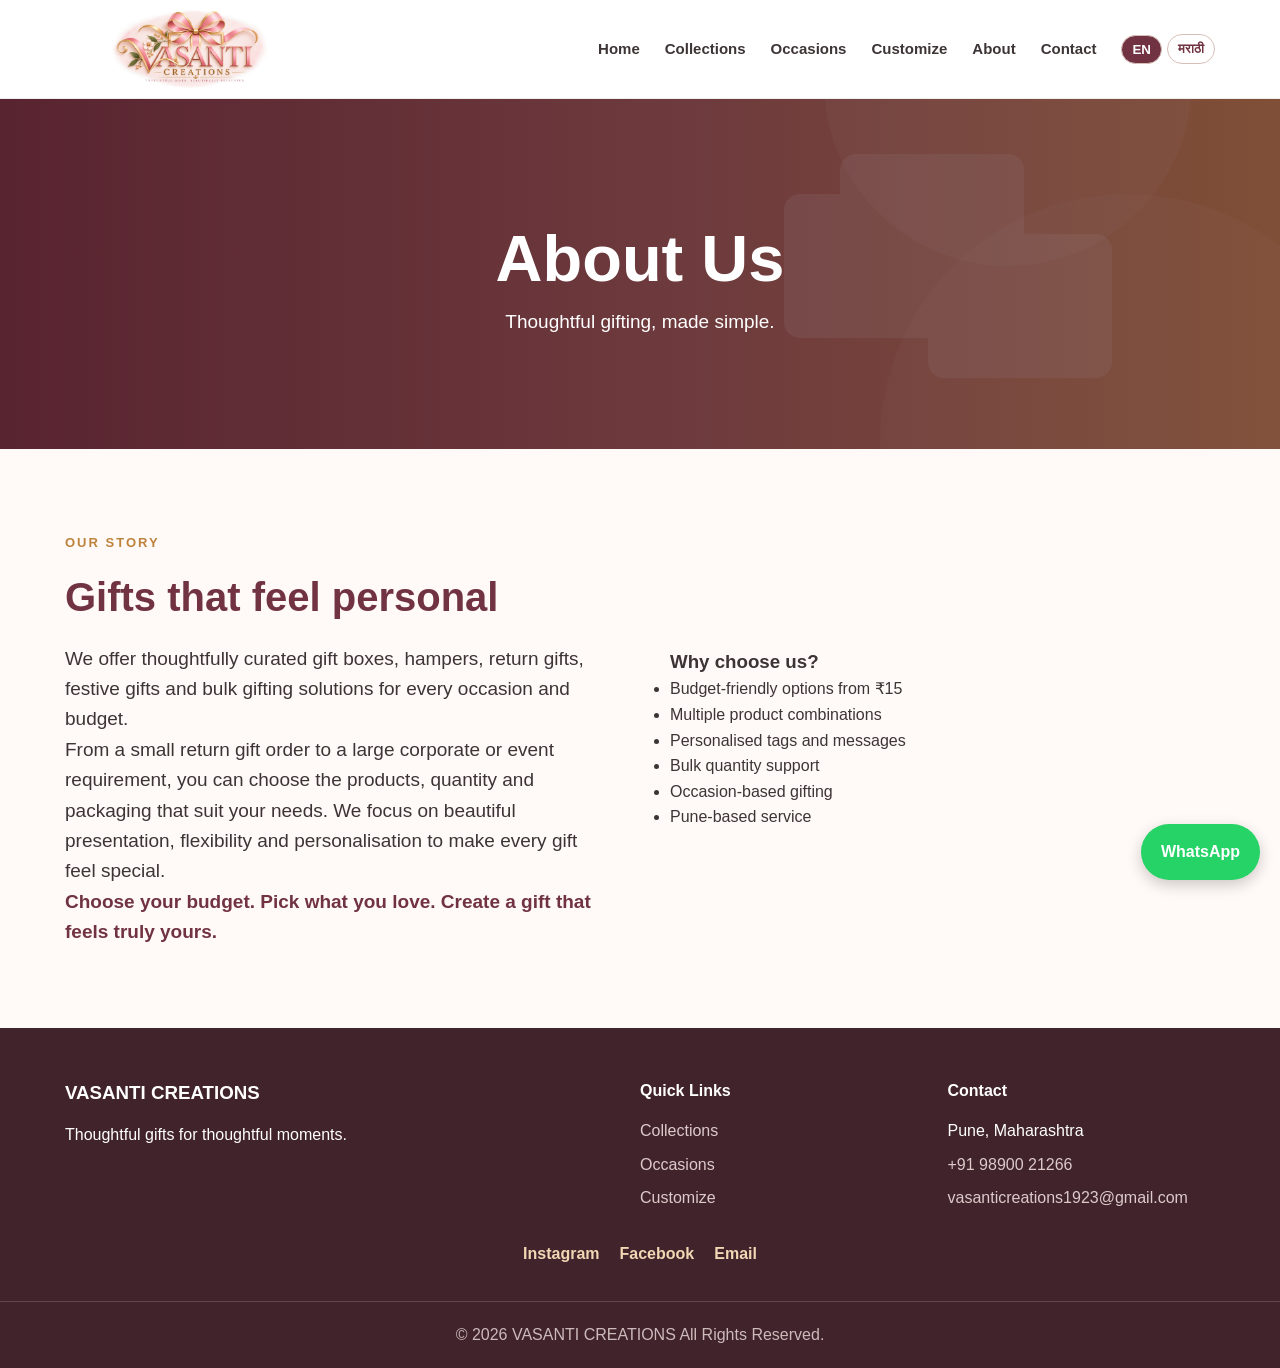
<file: about.html>
<!DOCTYPE html>
<html lang="en">
  <head>
    <meta charset="UTF-8" />
    <meta name="viewport" content="width=device-width,initial-scale=1.0" />
    <title>About | VASANTI CREATIONS</title>
    <link rel="stylesheet" href="css/style.css" />
  </head>
  <body>
    <header>
      <nav class="navbar">
        <a href="index.html" class="logo"
          ><img src="images/vasanti-creations-logo.png" alt="VASANTI CREATIONS"
        /></a>
        <button class="menu-btn" onclick="toggleMenu()">☰</button>
        <ul class="nav-links" id="navLinks">
          <li>
            <a href="index.html" data-en="Home" data-mr="मुख्यपृष्ठ">Home</a>
          </li>
          <li>
            <a
              href="collections.html"
              data-en="Collections"
              data-mr="गिफ्ट कलेक्शन"
              >Collections</a
            >
          </li>
          <li>
            <a
              href="occasions.html"
              data-en="Occasions"
              data-mr="प्रसंगानुसार गिफ्ट्स"
              >Occasions</a
            >
          </li>
          <li>
            <a
              href="customize.html"
              data-en="Customize"
              data-mr="तुमचा गिफ्ट तयार करा"
              >Customize</a
            >
          </li>
          <li>
            <a href="about.html" data-en="About" data-mr="आमच्याबद्दल">About</a>
          </li>
          <li>
            <a href="contact.html" data-en="Contact" data-mr="संपर्क"
              >Contact</a
            >
          </li>
          <li class="lang-switch">
            <button data-lang="en" onclick="setLanguage('en')">EN</button
            ><button data-lang="mr" onclick="setLanguage('mr')">मराठी</button>
          </li>
        </ul>
      </nav>
    </header>
    <section class="page-hero">
      <div>
        <span class="eyebrow light"></span>
        <h1>About Us</h1>
        <p>Thoughtful gifting, made simple.</p>
      </div>
    </section>
    <section class="section">
      <div class="container two-column">
        <div>
          <span class="eyebrow">OUR STORY</span>
           <h2
            data-en="Gifts that feel personal"
            data-mr="मनापासून वाटणारी गिफ्ट्स">
            Gifts that feel personal
        </h2>

        <p
            class="large-text"
            data-en="We offer thoughtfully curated gift boxes, hampers, return gifts, festive gifts and bulk gifting solutions for every occasion and budget."
            data-mr="प्रत्येक प्रसंग आणि बजेटसाठी आम्ही सुंदरपणे निवडलेले गिफ्ट बॉक्स, हॅम्पर्स, रिटर्न गिफ्ट्स, सणासुदीचे गिफ्ट्स आणि बल्क गिफ्टिंग सोल्यूशन्स उपलब्ध करून देतो.">
            We offer thoughtfully curated gift boxes, hampers, return gifts,
            festive gifts and bulk gifting solutions for every occasion and budget.
        </p>

        <p
            class="large-text"
            data-en="From a small return gift order to a large corporate or event requirement, you can choose the products, quantity and packaging that suit your needs. We focus on beautiful presentation, flexibility and personalisation to make every gift feel special."
            data-mr="छोट्या रिटर्न गिफ्ट ऑर्डरपासून मोठ्या कॉर्पोरेट किंवा इव्हेंटच्या गरजेपर्यंत, तुम्ही तुमच्या गरजेनुसार उत्पादने, संख्या आणि पॅकेजिंग निवडू शकता. सुंदर सादरीकरण, लवचिकता आणि पर्सनलायझेशन यावर आमचा भर असतो, जेणेकरून प्रत्येक गिफ्ट खास वाटेल.">
            From a small return gift order to a large corporate or event
            requirement, you can choose the products, quantity and packaging
            that suit your needs. We focus on beautiful presentation,
            flexibility and personalisation to make every gift feel special.
        </p>

        <p
            class="large-text"
            style="font-weight:700;color:#713342;"
            data-en="Choose your budget. Pick what you love. Create a gift that feels truly yours."
            data-mr="तुमचे बजेट निवडा. आवडणारी उत्पादने निवडा. तुमच्या मनाप्रमाणे खास गिफ्ट तयार करा.">
            Choose your budget. Pick what you love.
            Create a gift that feels truly yours.
        </p>
        </div>
        <div class="highlight-box">
          <h3>Why choose us?</h3>
          <ul>
            <li>Budget-friendly options from ₹15</li>
            <li>Multiple product combinations</li>
            <li>Personalised tags and messages</li>
            <li>Bulk quantity support</li>
            <li>Occasion-based gifting</li>
            <li>Pune-based service</li>
          </ul>
        </div>
      </div>
    </section>
    <footer>
      <div class="container footer-grid">
        <div>
          <h3>VASANTI CREATIONS</h3>
          <p
            data-en="Thoughtful gifts for thoughtful moments."
            data-mr="मनापासून निवडलेल्या भेटवस्तू, खास क्षणांसाठी."
          >
            Thoughtful gifts for thoughtful moments.
          </p>
        </div>
        <div>
          <h4 data-en="Quick Links" data-mr="महत्त्वाच्या लिंक">Quick Links</h4>
          <a href="collections.html">Collections</a
          ><a href="occasions.html">Occasions</a
          ><a href="customize.html">Customize</a>
        </div>
        <div>
          <h4 data-en="Contact" data-mr="संपर्क">Contact</h4>
          <p>Pune, Maharashtra</p>
          <p><a href="tel:+919890021266">+91 98900 21266</a></p>
          <p>
            <a href="mailto:vasanticreations1923@gmail.com"
              >vasanticreations1923@gmail.com</a
            >
          </p>
        </div>
      </div>
      <div class="social-links">
        <a href="https://www.instagram.com/" target="_blank">Instagram</a
        ><a href="https://www.facebook.com/" target="_blank">Facebook</a
        ><a href="mailto:vasanticreations1923@gmail.com">Email</a>
      </div>
      <div class="footer-bottom">
        © 2026 VASANTI CREATIONS All Rights Reserved.
      </div>
    </footer>
    <a class="whatsapp" href="https://wa.me/919890021266" target="_blank"
      >WhatsApp</a
    >
    <script src="js/script.js"></script>
  </body>
</html>
</file>
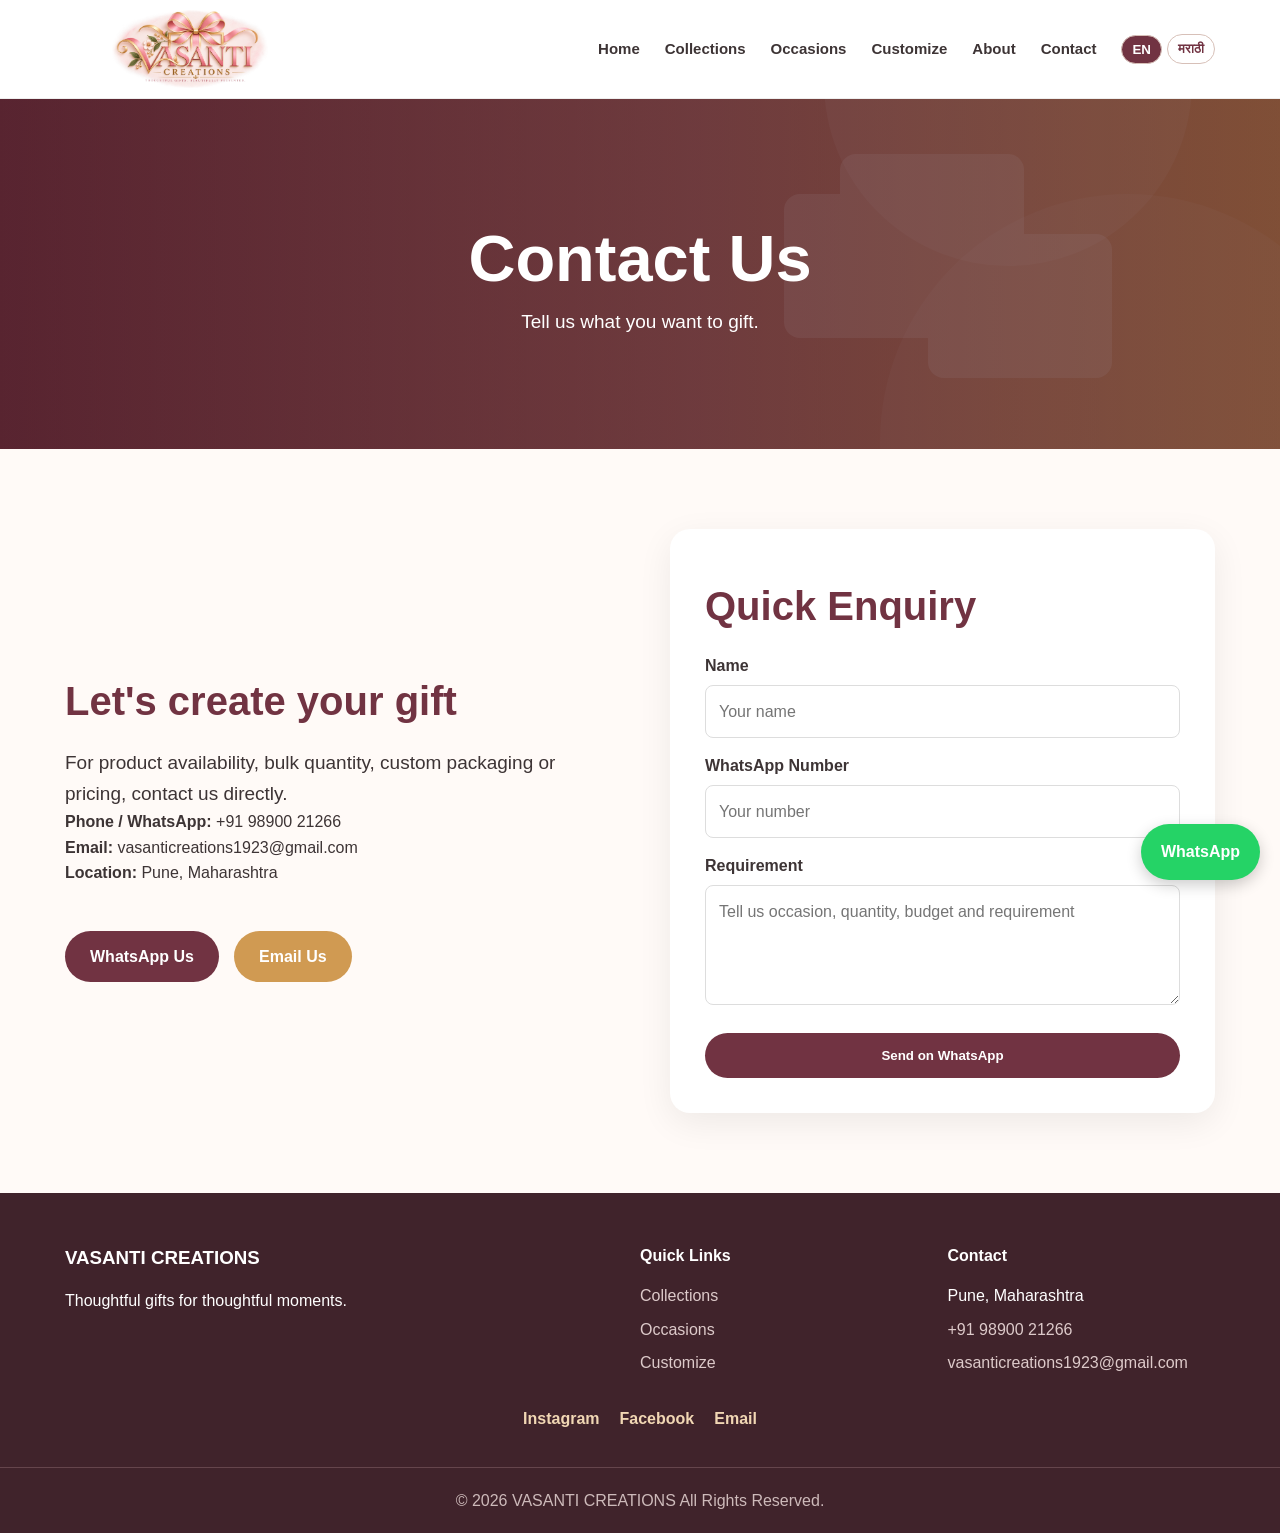
<file: contact.html>
<!DOCTYPE html>
<html lang="en">
  <head>
    <meta charset="UTF-8" />
    <meta name="viewport" content="width=device-width,initial-scale=1.0" />
    <title>Contact | VASANTI CREATIONS</title>
    <link rel="stylesheet" href="css/style.css" />
  </head>
  <body>
    <header>
      <nav class="navbar">
        <a href="index.html" class="logo"
          ><img src="images/vasanti-creations-logo.png" alt="VASANTI CREATIONS"
        /></a>
        <button class="menu-btn" onclick="toggleMenu()">☰</button>
        <ul class="nav-links" id="navLinks">
          <li>
            <a href="index.html" data-en="Home" data-mr="मुख्यपृष्ठ">Home</a>
          </li>
          <li>
            <a
              href="collections.html"
              data-en="Collections"
              data-mr="गिफ्ट कलेक्शन"
              >Collections</a
            >
          </li>
          <li>
            <a
              href="occasions.html"
              data-en="Occasions"
              data-mr="प्रसंगानुसार गिफ्ट्स"
              >Occasions</a
            >
          </li>
          <li>
            <a
              href="customize.html"
              data-en="Customize"
              data-mr="तुमचा गिफ्ट तयार करा"
              >Customize</a
            >
          </li>
          <li>
            <a href="about.html" data-en="About" data-mr="आमच्याबद्दल">About</a>
          </li>
          <li>
            <a href="contact.html" data-en="Contact" data-mr="संपर्क"
              >Contact</a
            >
          </li>
          <li class="lang-switch">
            <button data-lang="en" onclick="setLanguage('en')">EN</button
            ><button data-lang="mr" onclick="setLanguage('mr')">मराठी</button>
          </li>
        </ul>
      </nav>
    </header>
    <section class="page-hero">
      <div>
        <span class="eyebrow light"></span>
        <h1>Contact Us</h1>
        <p>Tell us what you want to gift.</p>
      </div>
    </section>
    <section class="section">
      <div class="container two-column">
        <div>
          <h2>Let's create your gift</h2>
          <p class="large-text">
            For product availability, bulk quantity, custom packaging or
            pricing, contact us directly.
          </p>
          <p>
            <strong>Phone / WhatsApp:</strong>
            <a href="tel:+919890021266">+91 98900 21266</a>
          </p>
          <p>
            <strong>Email:</strong>
            <a href="mailto:vasanticreations1923@gmail.com"
              >vasanticreations1923@gmail.com</a
            >
          </p>
          <p><strong>Location:</strong> Pune, Maharashtra</p>
          <div class="buttons">
            <a
              class="btn btn-primary"
              href="https://wa.me/919890021266"
              target="_blank"
              >WhatsApp Us</a
            ><a
              class="btn btn-gold"
              href="mailto:vasanticreations1923@gmail.com"
              >Email Us</a
            >
          </div>
        </div>
        <div class="form-card">
          <h2>Quick Enquiry</h2>
          <form onsubmit="sendWhatsAppEnquiry();return false;">
            <label>Name</label
            ><input id="customerName" required placeholder="Your name" /><label
              >WhatsApp Number</label
            ><input
              id="customerPhone"
              required
              placeholder="Your number"
            /><label>Requirement</label
            ><textarea
              id="specialMessage"
              required
              placeholder="Tell us occasion, quantity, budget and requirement"
            ></textarea
            ><button class="submit-btn" type="submit">Send on WhatsApp</button>
          </form>
        </div>
      </div>
    </section>
    <footer>
      <div class="container footer-grid">
        <div>
          <h3>VASANTI CREATIONS</h3>
          <p
            data-en="Thoughtful gifts for thoughtful moments."
            data-mr="मनापासून निवडलेल्या भेटवस्तू, खास क्षणांसाठी."
          >
            Thoughtful gifts for thoughtful moments.
          </p>
        </div>
        <div>
          <h4 data-en="Quick Links" data-mr="महत्त्वाच्या लिंक">Quick Links</h4>
          <a href="collections.html">Collections</a
          ><a href="occasions.html">Occasions</a
          ><a href="customize.html">Customize</a>
        </div>
        <div>
          <h4 data-en="Contact" data-mr="संपर्क">Contact</h4>
          <p>Pune, Maharashtra</p>
          <p><a href="tel:+919890021266">+91 98900 21266</a></p>
          <p>
            <a href="mailto:vasanticreations1923@gmail.com"
              >vasanticreations1923@gmail.com</a
            >
          </p>
        </div>
      </div>
      <div class="social-links">
        <a href="https://www.instagram.com/" target="_blank">Instagram</a
        ><a href="https://www.facebook.com/" target="_blank">Facebook</a
        ><a href="mailto:vasanticreations1923@gmail.com">Email</a>
      </div>
      <div class="footer-bottom">
        © 2026 VASANTI CREATIONS All Rights Reserved.
      </div>
    </footer>
    <a class="whatsapp" href="https://wa.me/919890021266" target="_blank"
      >WhatsApp</a
    >
    <script src="js/script.js"></script>
  </body>
</html>
</file>
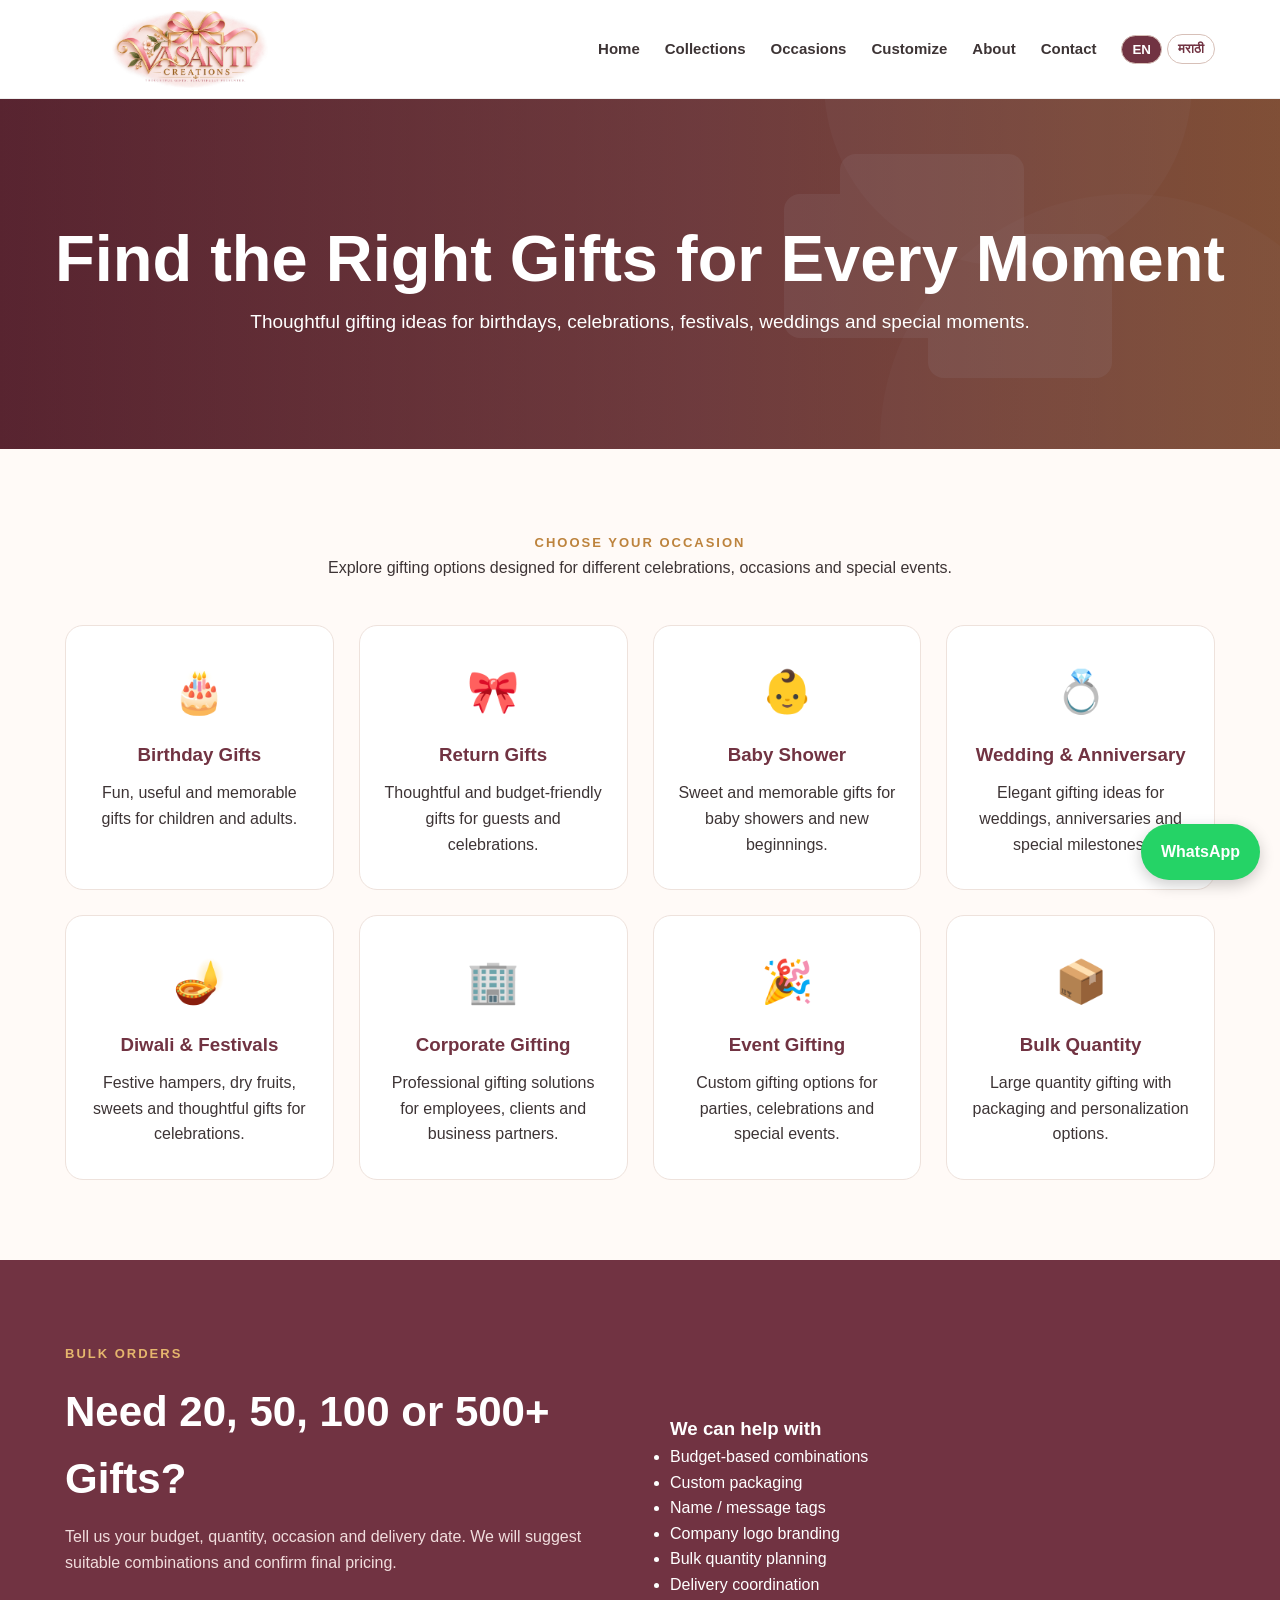
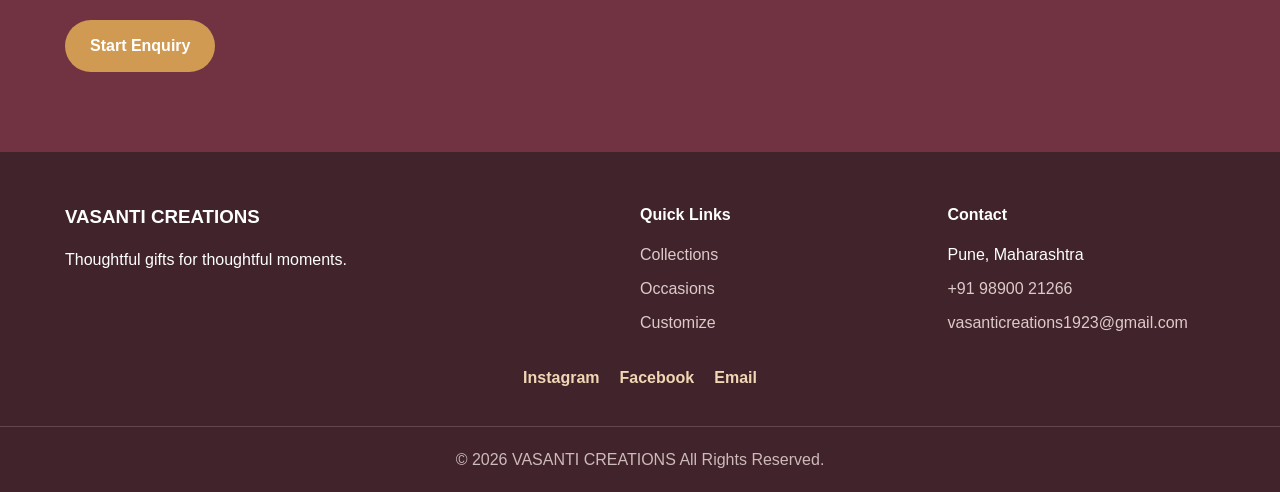
<file: occasions.html>
<!DOCTYPE html>
<html lang="en">

<head>
  <meta charset="UTF-8">
  <meta name="viewport" content="width=device-width, initial-scale=1.0">

  <title>Occasions | VASANTI CREATIONS</title>

  <link rel="stylesheet" href="css/style.css">
</head>

<body>

<!-- ================= HEADER ================= -->

<header>
  <nav class="navbar">

    <a href="index.html" class="logo">
      <img
        src="images/vasanti-creations-logo.png"
        alt="VASANTI CREATIONS"
      >
    </a>

    <button class="menu-btn" onclick="toggleMenu()">☰</button>

    <ul class="nav-links" id="navLinks">

      <li>
        <a
          href="index.html"
          data-en="Home"
          data-mr="मुख्यपृष्ठ">
          Home
        </a>
      </li>

      <li>
        <a
          href="collections.html"
          data-en="Collections"
          data-mr="गिफ्ट कलेक्शन">
          Collections
        </a>
      </li>

      <li>
        <a
          href="occasions.html"
          data-en="Occasions"
          data-mr="प्रसंगानुसार गिफ्ट्स">
          Occasions
        </a>
      </li>

      <li>
        <a
          href="customize.html"
          data-en="Customize"
          data-mr="तुमचा गिफ्ट तयार करा">
          Customize
        </a>
      </li>

      <li>
        <a
          href="about.html"
          data-en="About"
          data-mr="आमच्याबद्दल">
          About
        </a>
      </li>

      <li>
        <a
          href="contact.html"
          data-en="Contact"
          data-mr="संपर्क">
          Contact
        </a>
      </li>

      <li class="lang-switch">

        <button
          data-lang="en"
          onclick="setLanguage('en')">
          EN
        </button>

        <button
          data-lang="mr"
          onclick="setLanguage('mr')">
          मराठी
        </button>

      </li>

    </ul>

  </nav>
</header>


<!-- ================= HERO ================= -->

<section class="page-hero">

  <div>


    <h1
      data-en="Find the Right Gifts for Every Moment"
        data-mr="प्रत्येक खास क्षणासाठी योग्य गिफ्ट">
        Find the Right Gift for Every Moment
    </h1>
 
    <p
      data-en="Thoughtful gifting ideas for birthdays, celebrations, festivals, weddings and special moments."
      data-mr="वाढदिवस, समारंभ, सण, लग्न आणि खास क्षणांसाठी मनापासून निवडलेले गिफ्टिंग पर्याय.">
      Thoughtful gifting ideas for birthdays, celebrations, festivals,
      weddings and special moments.
    </p>

  </div>

</section>


<!-- ================= OCCASION CATEGORIES ================= -->

<section class="section">

  <div class="container">

    <div class="section-heading">

      <span
        class="eyebrow"
        data-en="CHOOSE YOUR OCCASION"
        data-mr="तुमचा प्रसंग निवडा">
        CHOOSE YOUR OCCASION
      </span>

     

      <p
        data-en="Explore gifting options designed for different celebrations, occasions and special events."
        data-mr="वेगवेगळ्या सण, समारंभ आणि खास प्रसंगांसाठी तयार केलेले गिफ्टिंग पर्याय पहा.">
        Explore gifting options designed for different celebrations,
        occasions and special events.
      </p>

    </div>


    <div class="card-grid four">


      <!-- Birthday -->

      <div class="category-card">

        <div class="icon">🎂</div>

        <h3
          data-en="Birthday Gifts"
          data-mr="वाढदिवसाचे गिफ्ट्स">
          Birthday Gifts
        </h3>

        <p
          data-en="Fun, useful and memorable gifts for children and adults."
          data-mr="मुले आणि मोठ्यांसाठी आकर्षक, उपयोगी आणि आठवणीत राहतील असे गिफ्ट्स.">
          Fun, useful and memorable gifts for children and adults.
        </p>

      </div>


      <!-- Return Gifts -->

      <div class="category-card">

        <div class="icon">🎀</div>

        <h3
          data-en="Return Gifts"
          data-mr="रिटर्न गिफ्ट्स">
          Return Gifts
        </h3>

        <p
          data-en="Thoughtful and budget-friendly gifts for guests and celebrations."
          data-mr="पाहुण्यांसाठी आणि विविध समारंभांसाठी सुंदर आणि बजेटमध्ये बसणारे रिटर्न गिफ्ट्स.">
          Thoughtful and budget-friendly gifts for guests and celebrations.
        </p>

      </div>


      <!-- Baby Shower -->

      <div class="category-card">

        <div class="icon">👶</div>

        <h3
          data-en="Baby Shower"
          data-mr="डोहाळे जेवण">
          Baby Shower
        </h3>

        <p
          data-en="Sweet and memorable gifts for baby showers and new beginnings."
          data-mr="डोहाळे जेवण आणि नवीन सुरुवातीसाठी सुंदर आणि आठवणीत राहतील असे गिफ्ट्स.">
          Sweet and memorable gifts for baby showers and new beginnings.
        </p>

      </div>


      <!-- Wedding -->

      <div class="category-card">

        <div class="icon">💍</div>

        <h3
          data-en="Wedding & Anniversary"
          data-mr="लग्न आणि ॲनिव्हर्सरी">
          Wedding & Anniversary
        </h3>

        <p
          data-en="Elegant gifting ideas for weddings, anniversaries and special milestones."
          data-mr="लग्न, ॲनिव्हर्सरी आणि आयुष्यातील खास टप्प्यांसाठी आकर्षक गिफ्टिंग पर्याय.">
          Elegant gifting ideas for weddings, anniversaries and
          special milestones.
        </p>

      </div>


      <!-- Festivals -->

      <div class="category-card">

        <div class="icon">🪔</div>

        <h3
          data-en="Diwali & Festivals"
          data-mr="दिवाळी आणि सण">
          Diwali & Festivals
        </h3>

        <p
          data-en="Festive hampers, dry fruits, sweets and thoughtful gifts for celebrations."
          data-mr="सणासुदीसाठी हॅम्पर्स, ड्राय फ्रूट्स, मिठाई आणि सुंदर गिफ्ट्स.">
          Festive hampers, dry fruits, sweets and thoughtful gifts
          for celebrations.
        </p>

      </div>


      <!-- Corporate -->

      <div class="category-card">

        <div class="icon">🏢</div>

        <h3
          data-en="Corporate Gifting"
          data-mr="कॉर्पोरेट गिफ्टिंग">
          Corporate Gifting
        </h3>

        <p
          data-en="Professional gifting solutions for employees, clients and business partners."
          data-mr="कर्मचारी, क्लायंट आणि बिझनेस पार्टनर्ससाठी प्रोफेशनल गिफ्टिंग सोल्यूशन्स.">
          Professional gifting solutions for employees, clients
          and business partners.
        </p>

      </div>


      <!-- Events -->

      <div class="category-card">

        <div class="icon">🎉</div>

        <h3
          data-en="Event Gifting"
          data-mr="इव्हेंट गिफ्टिंग">
          Event Gifting
        </h3>

        <p
          data-en="Custom gifting options for parties, celebrations and special events."
          data-mr="पार्टी, समारंभ आणि विशेष कार्यक्रमांसाठी कस्टम गिफ्टिंग पर्याय.">
          Custom gifting options for parties, celebrations and
          special events.
        </p>

      </div>


      <!-- Bulk -->

      <div class="category-card">

        <div class="icon">📦</div>

        <h3
          data-en="Bulk Quantity"
          data-mr="बल्क ऑर्डर्स">
          Bulk Quantity
        </h3>

        <p
          data-en="Large quantity gifting with packaging and personalization options."
          data-mr="पॅकेजिंग आणि पर्सनलायझेशनच्या पर्यायांसह मोठ्या प्रमाणातील गिफ्टिंग.">
          Large quantity gifting with packaging and personalization
          options.
        </p>

      </div>

    </div>

  </div>

</section>


<!-- ================= BULK ORDERS ================= -->

<section class="dark-section">

  <div class="container two-column">

    <div>

      <span
        class="eyebrow light"
        data-en="BULK ORDERS"
        data-mr="बल्क ऑर्डर्स">
        BULK ORDERS
      </span>

      <h2
        data-en="Need 20, 50, 100 or 500+ Gifts?"
        data-mr="20, 50, 100 किंवा 500+ गिफ्ट्स हवे आहेत?">
        Need 20, 50, 100 or 500+ Gifts?
      </h2>

      <p
        data-en="Tell us your budget, quantity, occasion and delivery date. We will suggest suitable combinations and confirm final pricing."
        data-mr="तुमचे बजेट, संख्या, प्रसंग आणि डिलिव्हरीची तारीख सांगा. आम्ही योग्य कॉम्बिनेशन्स सुचवून अंतिम किंमत कळवू.">
        Tell us your budget, quantity, occasion and delivery date.
        We will suggest suitable combinations and confirm final pricing.
      </p>

      <div class="buttons">

        <a
          href="customize.html"
          class="btn btn-gold"
          data-en="Start Enquiry"
          data-mr="चौकशी सुरू करा">
          Start Enquiry
        </a>

      </div>

    </div>


    <div class="highlight-box">

      <h3
        data-en="We can help with"
        data-mr="आम्ही यामध्ये मदत करू शकतो">
        We can help with
      </h3>

      <ul>

        <li
          data-en="Budget-based combinations"
          data-mr="बजेटनुसार गिफ्ट कॉम्बिनेशन्स">
          Budget-based combinations
        </li>

        <li
          data-en="Custom packaging"
          data-mr="कस्टम पॅकेजिंग">
          Custom packaging
        </li>

        <li
          data-en="Name / message tags"
          data-mr="नाव / मेसेज टॅग्स">
          Name / message tags
        </li>

        <li
          data-en="Company logo branding"
          data-mr="कंपनी लोगो ब्रँडिंग">
          Company logo branding
        </li>

        <li
          data-en="Bulk quantity planning"
          data-mr="बल्क ऑर्डर नियोजन">
          Bulk quantity planning
        </li>

        <li
          data-en="Delivery coordination"
          data-mr="डिलिव्हरी नियोजन">
          Delivery coordination
        </li>

      </ul>

    </div>

  </div>

</section>


<!-- ================= FOOTER ================= -->

<footer>

  <div class="container footer-grid">


    <div>

      <h3>VASANTI CREATIONS</h3>

      <p
        data-en="Thoughtful gifts for thoughtful moments."
        data-mr="मनापासून निवडलेल्या भेटवस्तू, खास क्षणांसाठी.">
        Thoughtful gifts for thoughtful moments.
      </p>

    </div>


    <div>

      <h4
        data-en="Quick Links"
        data-mr="महत्त्वाच्या लिंक">
        Quick Links
      </h4>

      <a
        href="collections.html"
        data-en="Collections"
        data-mr="गिफ्ट कलेक्शन">
        Collections
      </a>

      <a
        href="occasions.html"
        data-en="Occasions"
        data-mr="प्रसंगानुसार गिफ्ट्स">
        Occasions
      </a>

      <a
        href="customize.html"
        data-en="Customize"
        data-mr="कस्टम गिफ्ट">
        Customize
      </a>

    </div>


    <div>

      <h4
        data-en="Contact"
        data-mr="संपर्क">
        Contact
      </h4>

      <p>Pune, Maharashtra</p>

      <p>
        <a href="tel:+919890021266">
          +91 98900 21266
        </a>
      </p>

      <p>
        <a href="mailto:vasanticreations1923@gmail.com">
          vasanticreations1923@gmail.com
        </a>
      </p>

    </div>

  </div>


  <div class="social-links">

    <a
      href="https://www.instagram.com/"
      target="_blank"
      rel="noopener">
      Instagram
    </a>

    <a
      href="https://www.facebook.com/"
      target="_blank"
      rel="noopener">
      Facebook
    </a>

    <a href="mailto:vasanticreations1923@gmail.com">
      Email
    </a>

  </div>


  <div class="footer-bottom">

    © 2026 VASANTI CREATIONS All Rights Reserved.

  </div>

</footer>


<!-- ================= WHATSAPP ================= -->

<a
  class="whatsapp"
  href="https://wa.me/919890021266"
  target="_blank"
  rel="noopener">

  WhatsApp

</a>


<script src="js/script.js"></script>

</body>
</html>
</file>
<file: css/style.css>
/* =========================================================
   VASANTI CREATIONS - MAIN STYLESHEET
   ========================================================= */

/* ================= RESET ================= */

*{
    margin:0;
    padding:0;
    box-sizing:border-box;
}

html{
    scroll-behavior:smooth;
}

body{
    font-family:Arial, Helvetica, sans-serif;
    color:#3d3435;
    background:#fffaf7;
    line-height:1.6;
}

img{
    max-width:100%;
    display:block;
}

a{
    text-decoration:none;
    color:inherit;
}

button,
input,
select,
textarea{
    font-family:inherit;
}


/* ================= COMMON ================= */

.container{
    max-width:1200px;
    margin:auto;
    padding:0 25px;
}

.center{
    text-align:center;
}

.narrow{
    max-width:850px;
    margin-left:auto;
    margin-right:auto;
}


/* ================= HEADER ================= */

header{
    position:sticky;
    top:0;
    z-index:1000;
    background:rgba(255,255,255,.98);
    border-bottom:1px solid #eee;
}

.navbar{
    max-width:1200px;
    margin:auto;
    padding:10px 25px;

    display:flex;
    align-items:center;
    justify-content:space-between;
}

.logo{
    display:flex;
    align-items:center;
}

.logo img{
    width:250px;
    height:auto;
    max-height:78px;
    object-fit:contain;
}

.nav-links{
    display:flex;
    gap:25px;
    list-style:none;
    align-items:center;
}

.nav-links a{
    font-size:15px;
    font-weight:600;
    transition:.2s ease;
}

.nav-links a:hover{
    color:#713342;
}

.menu-btn{
    display:none;
    border:0;
    background:none;
    font-size:25px;
    cursor:pointer;
}

.lang-switch{
    display:flex;
    gap:5px;
    align-items:center;
}

.lang-switch button{
    border:1px solid #d7c0b8;
    background:#fff;
    color:#713342;
    padding:6px 10px;
    border-radius:18px;
    cursor:pointer;
    font-weight:700;
}

.lang-switch button.active{
    background:#713342;
    color:#fff;
}


/* ================= HERO ================= */

.hero,
.page-hero{
    background:
        linear-gradient(
            rgba(70,25,35,.58),
            rgba(70,25,35,.58)
        ),
        url("../images/hero.svg") center/cover no-repeat;
}

.hero{
    min-height:650px;
    display:flex;
    align-items:center;
}

.hero-content{
    max-width:1200px;
    width:100%;
    margin:auto;
    padding:80px 25px;
    color:#fff;
}

.hero h1{
    font-size:clamp(45px,7vw,78px);
    line-height:1.05;
    max-width:850px;
    margin:15px 0 20px;
}

.hero p{
    font-size:20px;
    max-width:700px;
    margin-bottom:20px;
}


/* ================= PAGE HERO ================= */

.page-hero{
    min-height:350px;

    display:flex;
    align-items:center;
    justify-content:center;

    text-align:center;
    color:#fff;
    padding:60px 20px;
}

.page-hero h1{
    font-size:clamp(38px,6vw,65px);
    line-height:1.1;
    margin:12px auto;
}

.page-hero p{
    font-size:19px;
}


/* ================= TEXT ================= */

.eyebrow{
    color:#bd833d;
    font-weight:700;
    letter-spacing:2px;
    font-size:13px;
}

.light{
    color:#e5b66d;
}

.large-text{
    font-size:19px;
}


/* ================= SECTIONS ================= */

.section{
    padding:80px 0;
}

.white{
    background:#fff;
}

.beige{
    background:#f7e9df;
}

.section-heading{
    text-align:center;
    margin-bottom:45px;
}

.section-heading h2,
.section h2{
    color:#713342;
    font-size:40px;
    margin:10px 0 15px;
}


/* ================= BUTTONS ================= */

.buttons{
    display:flex;
    gap:15px;
    flex-wrap:wrap;
    margin-top:30px;
}

.btn{
    display:inline-flex;
    align-items:center;
    justify-content:center;

    padding:13px 25px;

    border-radius:30px;
    font-weight:700;

    border:0;
    cursor:pointer;

    margin-top:15px;

    transition:.25s ease;
}

.btn:hover{
    transform:translateY(-2px);
}

.btn-primary{
    background:#713342;
    color:#fff;
}

.btn-primary:hover{
    background:#5f2938;
}

.btn-gold{
    background:#d09a52;
    color:#fff;
}

.btn-gold:hover{
    background:#b9813c;
}

.btn-light{
    background:#fff;
    color:#713342;
}


/* ================= CARD GRIDS ================= */

.card-grid{
    display:grid;
    gap:25px;
}

.four{
    grid-template-columns:repeat(4,1fr);
}

.three{
    grid-template-columns:repeat(3,1fr);
}


/* ================= CATEGORY CARDS ================= */

.category-card{
    background:#fff;
    padding:32px 24px;
    text-align:center;

    border-radius:18px;
    border:1px solid #eee2dc;

    transition:.3s ease;
}

.category-card:hover{
    transform:translateY(-5px);
    box-shadow:0 15px 35px rgba(0,0,0,.08);
}

.category-card .icon{
    font-size:42px;
    margin-bottom:15px;
}

.category-card h3{
    color:#713342;
    margin-bottom:10px;
}

.category-card a{
    color:#b57935;
    font-weight:bold;
    display:block;
    margin-top:15px;
}


/* =========================================================
   PRODUCT GRID
   ========================================================= */

.product-grid{
    display:grid;
    grid-template-columns:repeat(4,1fr);
    gap:25px;

    /*
       Makes every card in the row stretch
       to the same height.
    */
    align-items:stretch;
}


/* ================= PRODUCT CARD ================= */

.product-card{
    background:#fff;

    border-radius:18px;
    overflow:hidden;

    border:1px solid #eee2dc;

    transition:.3s ease;

    /*
       IMPORTANT:
       This makes the content inside each
       card behave consistently.
    */
    display:flex;
    flex-direction:column;

    height:100%;
}

.product-card:hover{
    transform:translateY(-4px);
    box-shadow:0 12px 28px rgba(0,0,0,.08);
}


/* ================= PRODUCT IMAGE ================= */

.product-card img{
    width:100%;
    height:280px;

    object-fit:cover;

    background:#f8f3ef;

    padding:8px;

    /*
       Prevents image height from changing
       the card layout.
    */
    flex-shrink:0;
}


/* ================= PRODUCT INFO ================= */

.product-info{
    padding:22px;

    /*
       Fills remaining card height.
    */
    display:flex;
    flex-direction:column;

    flex:1;
}

.product-info h3{
    color:#713342;

    margin-bottom:10px;

    line-height:1.3;
}

.product-info p{
    color:#777;

    line-height:1.6;

    /*
       Equal description area.
       This is what keeps the price/button
       aligned across cards.
    */
    min-height:100px;

    margin-bottom:0;
}

.product-info strong{
    display:block;

    color:#b57935;

    font-size:21px;

    margin-top:15px;

    line-height:1.3;
}


/*
   IMPORTANT:
   Pushes the button to the bottom
   of every product card.
*/
.product-info .btn{
    align-self:flex-start;

    margin-top:auto;
}


/* ================= DARK SECTION ================= */

.dark-section{
    background:#713342;
    color:#fff;
    padding:80px 0;
}

.dark-section h2{
    color:#fff;
    font-size:42px;
    margin:12px 0;
}

.dark-section p{
    color:#f1dddd;
}


/* ================= TWO COLUMN ================= */

.two-column{
    display:grid;
    grid-template-columns:1fr 1fr;
    gap:60px;
    align-items:center;
}


/* ================= PROCESS ================= */

.process-grid{
    display:grid;
    grid-template-columns:repeat(4,1fr);
    gap:20px;
    margin:45px 0;
}

.process-step{
    background:#fff;
    padding:28px 20px;
    border-radius:15px;
    text-align:center;

    border:1px solid #eee2dc;
}

.process-step span{
    font-size:30px;
    color:#bd833d;
    font-weight:800;
}

.process-step h3{
    color:#713342;
    margin:8px 0;
}

.process-step p{
    color:#777;
    font-size:15px;
}


/* ================= PRODUCT OPTIONS ================= */

.product-options{
    display:grid;
    grid-template-columns:repeat(4,1fr);
    gap:15px;
}

.product-option{
    background:#fff;
    padding:18px;
    border-radius:12px;

    font-weight:600;

    border:2px solid transparent;

    cursor:pointer;

    transition:.25s ease;
}

.product-option:hover{
    border-color:#bd833d;
    transform:translateY(-2px);
}


/* ================= CHECK GRID ================= */

.check-grid{
    display:grid;
    grid-template-columns:repeat(2,1fr);
    gap:18px;

    margin-top:30px;
}

.check-grid div{
    background:#fff;
    padding:18px;
    border-radius:10px;
}


/* ================= CTA ================= */

.cta-box{
    background:#f7e9df;

    text-align:center;

    margin-top:60px;

    padding:50px;

    border-radius:20px;
}

.cta-box h2{
    color:#713342;
}

.cta-box p{
    color:#666;
}


/* ================= FORM ================= */

.form-card{
    background:#fff;

    padding:35px;

    border-radius:20px;

    box-shadow:0 10px 35px rgba(0,0,0,.07);
}

form label,
.form-card label{
    display:block;

    margin-top:15px;
    margin-bottom:6px;

    font-weight:600;
}

input,
select,
textarea{
    width:100%;

    padding:13px;

    border:1px solid #ddd;

    border-radius:8px;

    font:inherit;

    background:#fff;
}

textarea{
    min-height:120px;
    resize:vertical;
}

input:focus,
select:focus,
textarea:focus{
    outline:2px solid #d8b08a;
    border-color:#bd833d;
}

.submit-btn{
    width:100%;

    border:0;

    padding:15px;

    border-radius:30px;

    margin-top:20px;

    background:#713342;

    color:#fff;

    font-weight:bold;

    cursor:pointer;
}


/* =========================================================
   BUDGET SELECTION
   ========================================================= */

.budget-grid{
    display:grid;
    grid-template-columns:repeat(5,1fr);
    gap:18px;
}

.budget-card{
    background:#fff;

    border:2px solid #eee2dc;

    border-radius:18px;

    padding:25px 15px;

    text-align:center;

    cursor:pointer;

    transition:.3s ease;
}

.budget-card:hover{
    transform:translateY(-3px);
    border-color:#bd833d;
}

.budget-card.active{
    background:#713342;
    color:#fff;

    border-color:#713342;
}

.budget-card h3{
    color:#713342;
    margin-bottom:5px;
}

.budget-card.active h3{
    color:#fff;
}

.budget-card p{
    font-size:14px;
    color:#777;
}

.budget-card.active p{
    color:#f5dddd;
}


/* ================= SELECTED BUDGET ================= */

.selected-budget{
    text-align:center;

    background:#f7e9df;

    padding:18px;

    border-radius:12px;

    margin:35px 0;

    color:#713342;

    font-weight:bold;
}


/* ================= PRODUCT SECTION ================= */

#productSection{
    display:none;
}


/* =========================================================
   GIFT PRODUCT SELECTION
   ========================================================= */

.product-selection-grid{
    display:grid;
    grid-template-columns:repeat(4,1fr);
    gap:20px;
}

.gift-product{
    background:#fff;

    border:2px solid #eee2dc;

    border-radius:16px;

    padding:16px;

    text-align:center;

    cursor:pointer;

    transition:.3s ease;
}

.gift-product:hover{
    transform:translateY(-3px);
    border-color:#bd833d;
}

.gift-product.selected{
    border-color:#713342;

    box-shadow:0 8px 22px rgba(113,51,66,.14);
}

.gift-product img{
    height:150px;

    width:100%;

    object-fit:cover;

    border-radius:10px;

    margin-bottom:10px;
}

.gift-product h3{
    color:#713342;
    margin-bottom:5px;
}

.gift-product p{
    color:#777;
    font-size:14px;
}

.gift-product strong{
    color:#b57935;
    display:block;
    margin-top:8px;
}


/* ================= SUMMARY ================= */

.summary{
    background:#fff;

    border-radius:18px;

    padding:25px;

    border:1px solid #eee2dc;

    margin-top:30px;
}

.summary h3{
    color:#713342;
    margin-bottom:15px;
}

.summary p{
    margin:8px 0;
}

.remaining{
    font-weight:bold;
    margin-top:15px;
}

.remaining.good{
    color:#287a42;
}

.remaining.over{
    color:#b3261e;
}


/* ================= ACTION BUTTONS ================= */

.action-buttons{
    display:flex;

    gap:12px;

    flex-wrap:wrap;

    margin-top:20px;
}


/* ================= FOOTER ================= */

footer{
    background:#40232b;

    color:#fff;

    padding:50px 0 20px;
}

.footer-grid{
    display:grid;

    grid-template-columns:2fr 1fr 1fr;

    gap:40px;
}

.footer-grid h3,
.footer-grid h4{
    margin-bottom:15px;
}

.footer-grid a{
    display:block;

    color:#ddcaca;

    margin:8px 0;

    transition:.2s ease;
}

.footer-grid a:hover{
    color:#fff;
}

.footer-bottom{
    border-top:1px solid #65454c;

    margin-top:35px;

    padding-top:20px;

    text-align:center;

    color:#cdbaba;
}


/* ================= SOCIAL LINKS ================= */

.social-links{
    display:flex;

    justify-content:center;

    gap:20px;

    margin:22px 0 0;
}

.social-links a{
    color:#f1d7b4;

    font-weight:700;

    transition:.2s ease;
}

.social-links a:hover{
    color:#fff;
}


/* ================= WHATSAPP ================= */

.whatsapp{
    position:fixed;

    right:20px;
    bottom:20px;

    background:#25d366;

    color:#fff;

    padding:15px 20px;

    border-radius:30px;

    font-weight:bold;

    z-index:1000;

    box-shadow:0 5px 15px rgba(0,0,0,.2);

    transition:.25s ease;
}

.whatsapp:hover{
    transform:translateY(-3px);
}


/* =========================================================
   RESPONSIVE - TABLET
   ========================================================= */

@media(max-width:950px){

    .four,
    .product-grid,
    .product-selection-grid{
        grid-template-columns:repeat(2,1fr);
    }

    .two-column{
        grid-template-columns:1fr;
        gap:35px;
    }

    .process-grid{
        grid-template-columns:repeat(2,1fr);
    }

    .product-options,
    .budget-grid{
        grid-template-columns:repeat(2,1fr);
    }

    .footer-grid{
        grid-template-columns:1fr 1fr;
    }
}


/* =========================================================
   RESPONSIVE - MOBILE
   ========================================================= */

@media(max-width:700px){

    .navbar{
        padding:14px 18px;
    }

    .logo img{
        width:190px;
        max-height:60px;
    }

    .menu-btn{
        display:block;
    }

    .nav-links{
        display:none;

        position:absolute;

        top:65px;
        left:0;

        width:100%;

        background:#fff;

        flex-direction:column;

        padding:20px;

        gap:15px;

        z-index:99;

        border-bottom:1px solid #eee;
    }

    .nav-links.active{
        display:flex;
    }

    .hero{
        min-height:590px;
    }

    .section{
        padding:60px 0;
    }

    .four,
    .three,
    .product-grid,
    .process-grid,
    .product-options,
    .product-selection-grid,
    .budget-grid{
        grid-template-columns:1fr;
    }

    .footer-grid{
        grid-template-columns:1fr;
        gap:30px;
    }

    .hero h1{
        font-size:45px;
    }

    .section-heading h2,
    .section h2{
        font-size:32px;
    }

    .container{
        padding:0 18px;
    }

    .page-hero{
        min-height:280px;
    }

    .page-hero h1{
        font-size:40px;
    }

    .product-card img{
        height:250px;
    }

    .product-info{
        padding:20px;
    }

    /*
       On mobile each card is naturally full height
       and button remains below its content.
    */
    .product-info p{
        min-height:auto;
    }

    .product-info .btn{
        margin-top:20px;
    }

    .cta-box{
        padding:35px 20px;
    }

    .action-buttons{
        flex-direction:column;
    }

    .action-buttons .btn{
        width:100%;
        text-align:center;
    }

    .whatsapp{
        right:15px;
        bottom:15px;
        padding:13px 17px;
    }
}/* =========================================================
   CUSTOMIZE PAGE
========================================================= */

.selection-total-box {
    margin-top: 30px;
    background: #fff;
    border: 1px solid #eee2dc;
    border-radius: 16px;
    padding: 22px 25px;
    display: flex;
    justify-content: space-between;
    align-items: center;
    gap: 25px;
}

.selection-total-box > div {
    display: flex;
    flex-direction: column;
    gap: 5px;
}

.selection-total-box span {
    color: #777;
    font-size: 14px;
}

.selection-total-box strong {
    color: #713342;
    font-size: 24px;
}

.gift-product {
    position: relative;
    min-height: 280px;
}

.gift-product h3 {
    color: #713342;
    margin: 8px 0;
}

.gift-product strong {
    display: block;
    color: #b57935;
    font-size: 20px;
    margin-top: 5px;
}

.gift-product.selected {
    border-color: #713342;
    background: #fff8f5;
}

.gift-product.selected::after {
    content: "✓ Selected";
    position: absolute;
    top: 12px;
    right: 12px;
    background: #713342;
    color: white;
    padding: 5px 10px;
    border-radius: 20px;
    font-size: 12px;
    font-weight: bold;
}

.budget-card {
    min-height: 125px;
    display: flex;
    flex-direction: column;
    justify-content: center;
}

.budget-card h3 {
    font-size: 27px;
    margin-bottom: 5px;
}

.selected-budget {
    font-size: 18px;
}

.action-buttons {
    display: flex;
    gap: 15px;
    flex-wrap: wrap;
    justify-content: center;
    margin-top: 25px;
}

.action-buttons .btn {
    margin-top: 0;
}

.summary {
    max-width: 800px;
    margin: auto;
}

.summary p {
    padding: 8px 0;
}

#productSummary {
    line-height: 1.8;
}

.remaining.good {
    color: #287a42;
    font-weight: 700;
}

.remaining.over {
    color: #b3261e;
    font-weight: 700;
}

#noProductsMessage {
    color: #713342;
    font-weight: 600;
    background: #fff;
    padding: 20px;
    border-radius: 12px;
}

@media (max-width:700px) {

    .selection-total-box {
        flex-direction: column;
        text-align: center;
    }

    .selection-total-box > div {
        align-items: center;
    }

    .action-buttons {
        flex-direction: column;
    }

    .action-buttons .btn {
        width: 100%;
    }

}/* ================================
   QUANTITY CONTROL
================================ */

.quantity-control {
    display: flex;
    align-items: center;
    justify-content: center;
    gap: 8px;
    margin-top: 15px;
}

.quantity-control button {
    width: 34px;
    height: 34px;
    border: 0;
    border-radius: 50%;
    background: #713342;
    color: #fff;
    font-size: 20px;
    line-height: 1;
    cursor: pointer;
}

.quantity-control button:hover {
    background: #bd833d;
}

.quantity-control input {
    width: 55px;
    height: 36px;
    padding: 5px;
    text-align: center;
    border: 1px solid #ddd;
    border-radius: 8px;
    font-weight: 700;
}


/* ================================
   SELECTED PRODUCT
================================ */

.gift-product.selected {
    border-color: #713342;
    box-shadow: 0 8px 25px rgba(113,51,66,.15);
}


/* ================================
   CART SUMMARY
================================ */

.cart-summary {
    background: #fff;
    border-radius: 20px;
    padding: 30px;
    margin-top: 40px;
    border: 1px solid #eee2dc;
    box-shadow: 0 8px 25px rgba(0,0,0,.05);
}

.cart-summary .section-heading {
    margin-bottom: 25px;
}

.cart-item {
    display: flex;
    align-items: center;
    justify-content: space-between;
    gap: 20px;
    padding: 15px 0;
    border-bottom: 1px solid #eee2dc;
}

.cart-item small {
    display: block;
    color: #777;
    margin-top: 4px;
}

.cart-total {
    margin-top: 20px;
    padding-top: 20px;
    border-top: 2px solid #eee2dc;
}

.cart-total > div {
    display: flex;
    justify-content: space-between;
    gap: 20px;
    padding: 8px 0;
}

.cart-total strong {
    color: #713342;
    font-size: 20px;
}


/* ================================
   MOBILE
================================ */

@media(max-width:700px) {

    .quantity-control button {
        width: 32px;
        height: 32px;
    }

    .quantity-control input {
        width: 50px;
    }

    .cart-summary {
        padding: 20px;
    }

    .cart-item {
        align-items: flex-start;
    }

}/* =========================================================
   SELECTED PRODUCTS + / - QUANTITY UI
   ========================================================= */

.selected-products-wrapper {
    margin-top: 35px;
    background: #fff;
    border: 1px solid #eee2dc;
    border-radius: 18px;
    padding: 25px;
}

.selected-products-wrapper h3 {
    color: #713342;
    margin-bottom: 20px;
    font-size: 22px;
}

.no-products {
    color: #777;
    text-align: center;
    padding: 15px;
}

.selected-product-row {
    display: grid;
    grid-template-columns: 1fr auto auto auto;
    align-items: center;
    gap: 25px;
    padding: 18px 0;
    border-bottom: 1px solid #eee2dc;
}

.selected-product-row:last-child {
    border-bottom: 0;
}

.selected-product-info {
    display: flex;
    flex-direction: column;
    gap: 3px;
}

.selected-product-info strong {
    color: #713342;
    font-size: 16px;
}

.selected-product-info span {
    color: #888;
    font-size: 14px;
}


/* =========================
   QUANTITY + / -
   ========================= */

.quantity-control {
    display: flex;
    align-items: center;
    gap: 0;
    border: 1px solid #d8c7c0;
    border-radius: 25px;
    overflow: hidden;
    background: #fff;
}

.qty-btn {
    width: 38px;
    height: 38px;
    border: 0;
    background: #f7e9df;
    color: #713342;
    font-size: 22px;
    font-weight: bold;
    cursor: pointer;
    display: flex;
    align-items: center;
    justify-content: center;
    transition: .2s;
}

.qty-btn:hover {
    background: #713342;
    color: #fff;
}

.qty-number {
    min-width: 45px;
    text-align: center;
    font-weight: 700;
    color: #3d3435;
    font-size: 16px;
}


/* =========================
   PRODUCT TOTAL
   ========================= */

.selected-product-total {
    min-width: 90px;
    text-align: right;
    color: #b57935;
    font-weight: 700;
    font-size: 18px;
}


/* =========================
   REMOVE BUTTON
   ========================= */

.remove-product {
    border: 0;
    background: transparent;
    color: #a33;
    font-size: 13px;
    cursor: pointer;
    font-weight: 600;
}

.remove-product:hover {
    text-decoration: underline;
}


/* =========================
   MOBILE
   ========================= */

@media (max-width: 700px) {

    .selected-products-wrapper {
        padding: 18px;
    }

    .selected-product-row {
        grid-template-columns: 1fr auto;
        gap: 12px;
        padding: 16px 0;
    }

    .selected-product-info {
        grid-column: 1;
    }

    .quantity-control {
        grid-column: 2;
        grid-row: 1;
    }

    .selected-product-total {
        grid-column: 1;
        text-align: left;
        min-width: auto;
    }

    .remove-product {
        grid-column: 2;
        text-align: right;
    }

}
</file>
